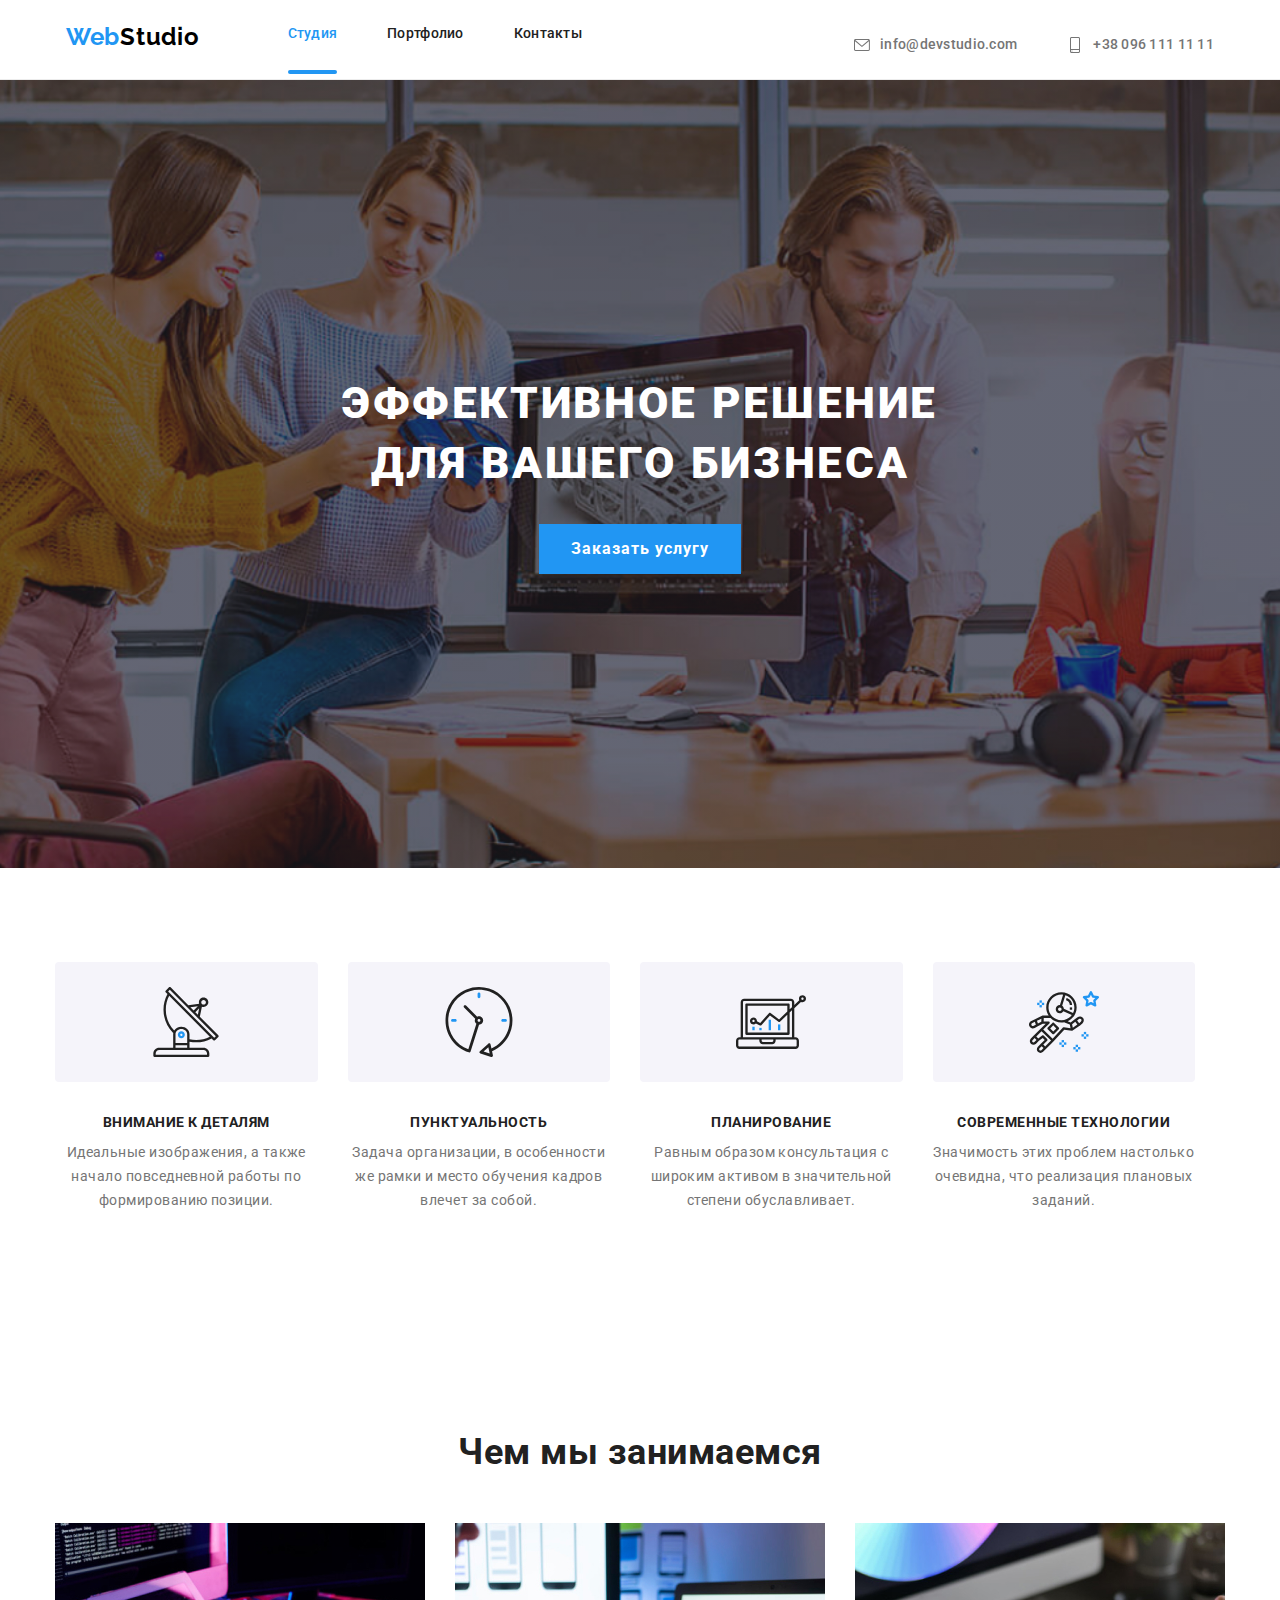
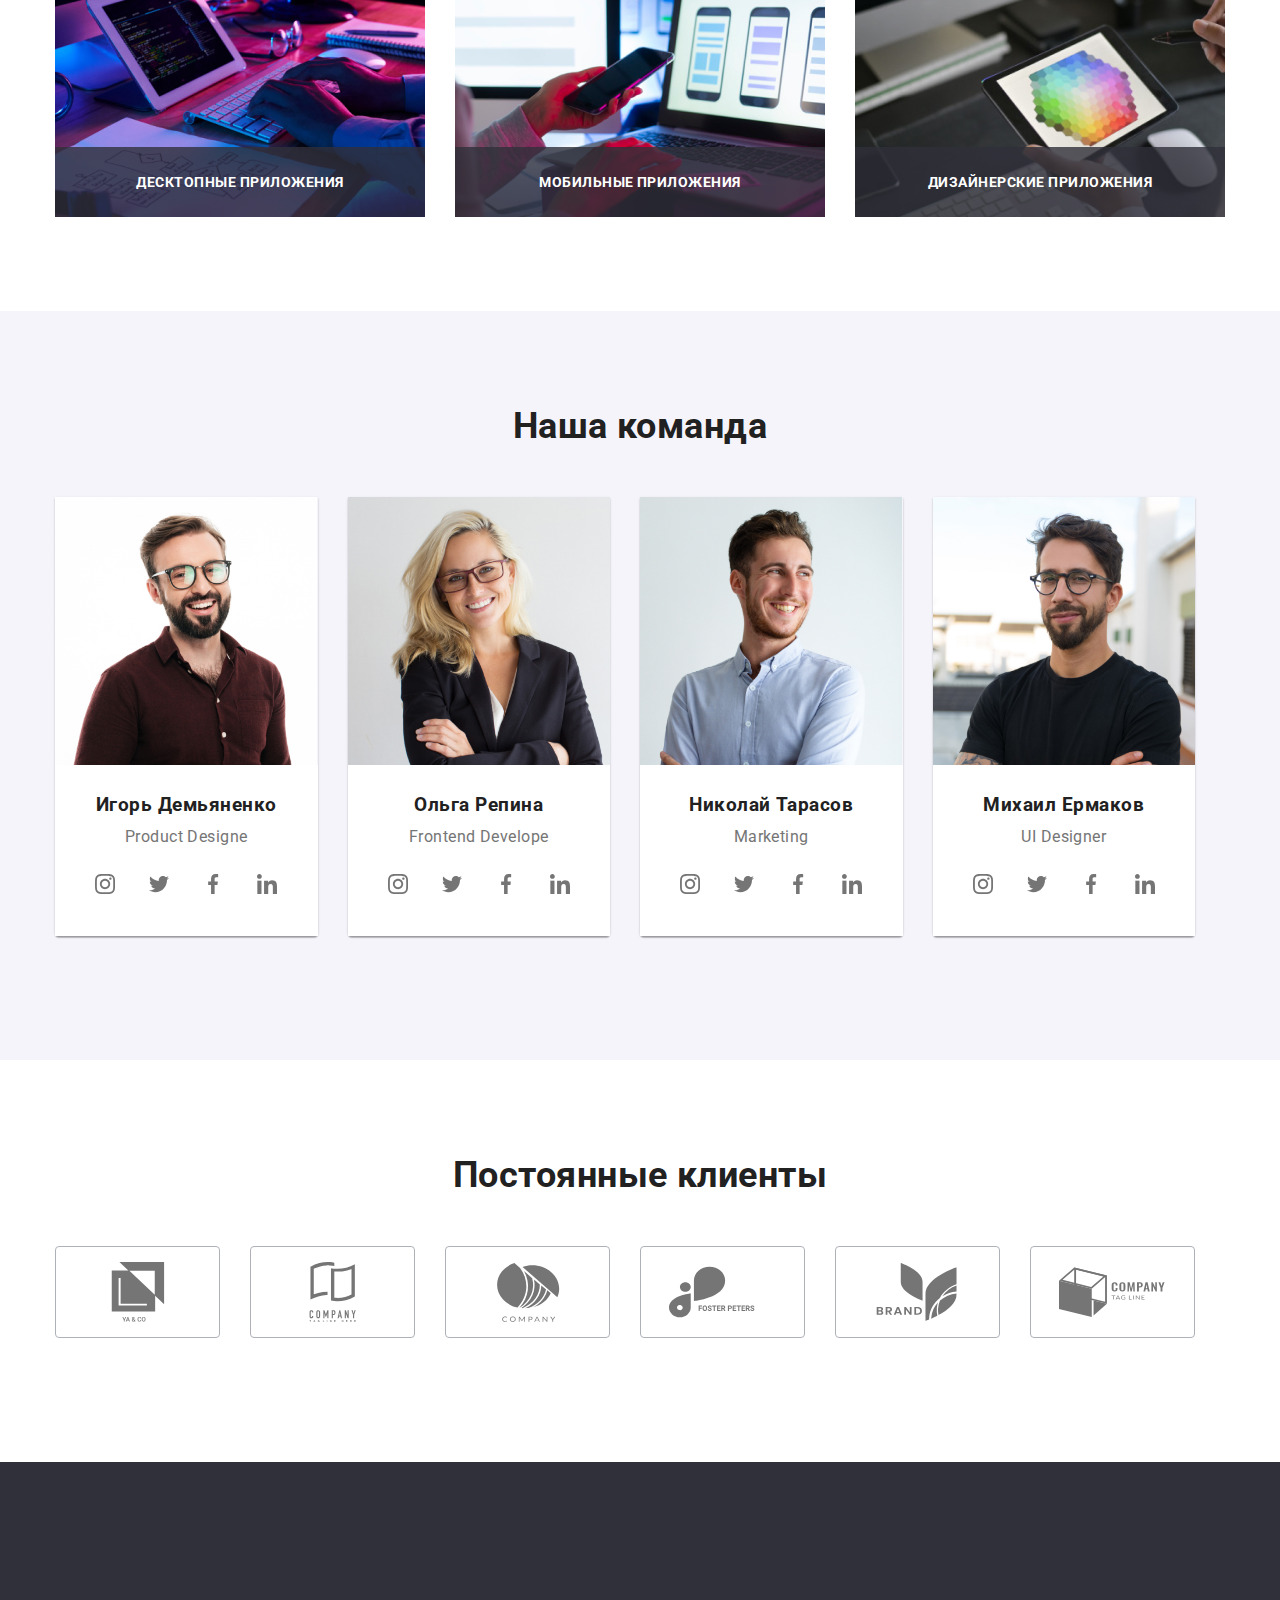
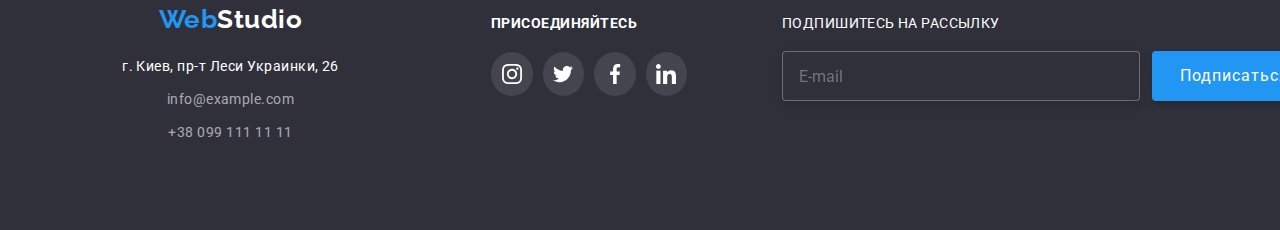
<file: index.html>
<!DOCTYPE html>
<html lang="en">

<head>
    <meta charset="UTF-8">
    <meta http-equiv="X-UA-Compatible" content="IE=edge">
    <meta name="viewport" content="width=device-width, initial-scale=1.0">
    <title>Студия</title>
    <!-- Нормализатор -->
    <link rel="stylesheet"
        href="https://cdnjs.cloudflare.com/ajax/libs/modern-normalize/1.0.0/modern-normalize.min.css">
    <!-- Шрифт  -->
    <link rel="preconnect" href="https://fonts.gstatic.com">
    <link
        href="https://fonts.googleapis.com/css2?family=Raleway:wght@700&family=Roboto:wght@400;500;700;900&display=swap"
        rel="stylesheet">
    <!-- Мои стили -->
    <!-- <link rel="stylesheet" href="./css/style.css"> -->
    <link rel="stylesheet" href="./css/main.min.css">
</head>

<body>    
    <!-- Заполняем header -->
     <header class="header">
        <div class="container header__container">
            <!-- Верхняя линия -->
            <!-- nav - навигация на другие страницы -->
               <nav class="header__nav">
                <a class="header__logo-link link" href="">Web<span style="color: #000000;">Studio</span>
                </a>

                <ul class="menu list">

                    <li class="menu__nav">
                        <a class="menu__header-link link current" href="">Студия</a>
                    </li>

                    <li class="menu__nav">
                        <a class="menu__header-link link menu__color-link" href="./portfolio.html">Портфолио</a>
                    </li>

                    <li class="menu__nav">
                        <a class="menu__header-link link menu__color-link" href="">Контакты</a>
                    </li>
                </ul>
            </nav> 

             <button type="button" class="header__mobile-menu-btn" data-menu-button>
                <svg class="header__mobile-menu-icon">
                    <use href="./images/icons.svg#icon-menu_header"></use>
                </svg>
            </button>


             <ul class="contact list"> 

                <li class="contact__menu">
                    <a class="contact__mail-link link" href="mailto:info@devstudio.com">
                        <svg class="contact__social-list-icon">
                            <use href="./images/icons.svg#icon-email"></use>
                        </svg>
                        info@devstudio.com

                    </a>
                </li>

                <li class="contact__menu">
                    <a class="contact__tel-link link" href="tel:+380961111111">
                        <svg class="contact__social-list-icon">
                            <use href="./images/icons.svg#icon-smartphone"></use>
                        </svg>
                        +38 096 111 11 11
                    </a>
                </li>
            </ul> 

             <div class="mobile-menu" data-menu>
                <div class="container mobile-menu__container">

                    <button class="mobile-menu__close-btn" data-menu-close>
                        <svg class="header__mobile-menu-icon">
                            <use href="./images/icons.svg#icon-close-black-18dp-2-1"></use>
                        </svg>
                    </button>
                    
                    <ul class="mobile-menu__nav list">
                        <li class="mobile-menu__item">
                            <a class="mobile-menu__link link current" href="./index.html">Студия</a>
                        </li>
                        <li class="mobile-menu__item">
                            <a class="mobile-menu__link link mobile-menu__color-menu" href="./portfolio.html">Портфолио</a>
                        </li>
                        <li class="mobile-menu__item">
                            <a class="mobile-menu__link link mobile-menu__color-menu" href="">Контакты</a>
                        </li>
                    </ul>

                     <ul class="mobile-menu__contacts list"> 
                        <li class="mobile-menu__tel-item">
                            <a class="mobile-menu__contacts-link link mobile-menu__color-activ-link" href="tel:+380961111111">+38 096 111 11 11</a>
                        </li>
                        <li class="mobile-menu__contacts-item">
                            <a class="mobile-menu__contacts-link link mobile-menu__color-email" href="mailto:info@devstudio.com">info@devstudio.com</a>
                        </li>
                    </ul>

                    <ul class="mobile-menu__social list">
                        <li class="mobile-menu__social-item">
                            <a class="mobile-menu__social-link link mobile-menu__color-activ-link" href="https://www.instagram.com/" target="_blank" rel="noreferrer noopener">Instagram</a>
                        </li>
                        <li class="mobile-menu__social-item">
                            <a class="mobile-menu__social-link link mobile-menu__color-activ-link" href="https://twitter.com/" target="_blank" rel="noreferrer noopener">Twitter</a>
                        </li>
                        <li class="mobile-menu__social-item">
                            <a class="mobile-menu__social-link link mobile-menu__color-activ-link" href="https://www.facebook.com/" target="_blank" rel="noreferrer noopener">Facebook</a>
                        </li>
                        <li class="mobile-menu__social-item">
                            <a class="mobile-menu__social-link link mobile-menu__color-activ-link" href="https://www.linkedin.com/feed/" target="_blank" rel="noreferrer noopener">LinkedIn</a>
                        </li>
                    </ul>
            
                </div>
            </div>
        </div>

        

    </header>

    <!-- Заполняем main-->
    <main>

        <!-- Шапка -->
        <!-- section hero-section -->
           <section class=" hero "> 
            <div class="container">
                <h1 class="hero__name">
                    Эффективное решение 
                    для вашего бизнеса
                </h1>

                <button class="hero__modal-btn" type="button" data-modal-open>
                    Заказать услугу
                </button>
            </div>


        </section>

        <!-- Особенности -->
          <section class="section">
            <div class="container">


                <ul class="list-section-work list">
                    <li class="list-features">

                        <div class="section-icon-features">
                            <svg class="icon-parametr">
                                <use href="./images/icons.svg#icon-antenna"></use>
                            </svg>
                        </div>

                        <h3 class="heading-stction-features heading">
                            Внимание к деталям
                        </h3>
                        <p class="style-under-heading under-heading">
                            Идеальные изображения, а также начало повседневной работы по формированию позиции.
                        </p>
                    </li>

                    <li class="list-features">
                        <div class="section-icon-features">
                            <svg class="icon-parametr">
                                <use href="./images/icons.svg#icon-clock"></use>
                            </svg>
                        </div>

                        <h3 class="heading-stction-features heading">
                            Пунктуальность
                        </h3>
                        <p class="style-under-heading under-heading">
                            Задача организации, в особенности же рамки и место обучения кадров влечет за собой.
                        </p>
                    </li>

                    <li class="list-features">

                        <div class="section-icon-features">
                            <svg class="icon-parametr">
                                <use href="./images/icons.svg#icon-diagram"></use>
                            </svg>
                        </div>

                        <h3 class="heading-stction-features heading">
                            Планирование
                        </h3>
                        <p class="style-under-heading under-heading">
                            Равным образом консультация с широким активом в значительной степени обуславливает.
                        </p>
                    </li>

                    <li class="list-features">

                        <div class="section-icon-features">
                            <svg class="icon-parametr">
                                <use href="./images/icons.svg#icon-astronaut"></use>
                            </svg>
                        </div>
                        <h3 class="heading-stction-features heading">
                            Современные технологии
                        </h3>
                        <p class="style-under-heading under-heading">
                            Значимость этих проблем настолько очевидна, что реализация плановых заданий.
                        </p>
                    </li>
                </ul>
            </div>

        </section>

        <!-- Чем мы занимаемся -->
           <section class="section"> 
            <div class="container">
                <h2 class="style-main-heading heading heading_cections_work">Чем мы занимаемся</h2>
                <ul class="list-img list">
                    <li class="list-container-img">
                        
                            <div class="team-list-img-wraper">
                                <img src="./images/index/comp.jpg" alt="comp" width="370" height="294">
                                <h3 class="overlay-card-annexes">
                                ДЕСКТОПНЫЕ ПРИЛОЖЕНИЯ
                                </h3>
                            </div>
                        
                    </li>

                    <li class="list-container-img">
                        
                            <div class="team-list-img-wraper">
                                <img src="./images/index/phone.jpg" alt="phone" width="370" height="294">
                                <h3 class="overlay-card-annexes">
                                    МОБИЛЬНЫЕ ПРИЛОЖЕНИЯ
                                </h3>
                            </div>
                        
                        
                    </li>

                    <li class="list-container-img">
                       
                            <div class="team-list-img-wraper">
                                <img src="./images/index/apple.jpg" alt="apple" width="370" height="294">
                                <h3 class="overlay-card-annexes">
                                    ДИЗАЙНЕРСКИЕ ПРИЛОЖЕНИЯ
                                </h3>
                            </div>
                        
                        
                    </li>
                </ul>
            </div>

        </section>

        <!-- Наша команда -->
         <section class="section section-our-team">

            <div class="container">
                <h2 class="style-main-heading heading">Наша команда</h2>
                <ul class="card-set list">

                    <li class="our-team">
                       <picture>
                        <source srcset="./images/mobile/studia/igor_mobile_@1x.jpg,
                        ./images/mobile/studia/igor_mobile_@2x.jpg"
                        media="(min-width:320px)">

                        <source srcset="./images/tablet/studia/igor_tablet_@1x.jpg,
                        ./images/tablet/studia/igor_tablet_@2x.jpg"
                        media="(min-width:768px)">

                        <source srcset="./images/desktop/studia/igor_desktop_@1x.jpg, 
                        ./images/desktop/studia/igor_desktop_@2.jpg" 
                        media="(min-width:1024px)">
                        <img class="img" src="#" alt="Игорь Демьяненко">
                       </picture>
                               
                        
                        <div class="team-card">
                            <h3 class="heading heading-name">Игорь Демьяненко</h3>
                            <p class="sect-text style-section-team under-heading">Product Designe</p>
                            <ul class="list-icon-soc-network icon-soc list">
                            
                                <li class="list-icon-item">
                                    <a class="link-icon-soc-work " href="">
                                        <svg class="icon-social-network">
                                            <use href="./images/icons.svg#icon-instagram"></use>
                                        </svg>
                                    </a>
                            
                                </li>
                            
                                <li class="list-icon-item">
                                    <a class="link-icon-soc-work" href="">
                                        <svg class="icon-social-network">
                                            <use href="./images/icons.svg#icon-twitter"></use>
                                        </svg>
                                    </a>
                            
                                </li>
                            
                                <li class="list-icon-item">
                                    <a class="link-icon-soc-work" href="">
                                        <svg class="icon-social-network">
                                            <use href="./images/icons.svg#icon-facebook"></use>
                                        </svg>
                                    </a>
                            
                                </li>
                            
                                <li class="list-icon-item">
                                    <a class="link-icon-soc-work" href="">
                                        <svg class="icon-social-network">
                                            <use href="./images/icons.svg#icon-linkedin"></use>
                                        </svg>
                                    </a>
                            
                                </li>
                            
                            </ul>
                        </div>

                    </li>

                    <li class="our-team">
                       <picture>
                        <source srcset="./images/mobile/studia/olga_mobile_@1x.jpg,
                        ./images/mobile/studia/olga_mobile_@2x.jpg"
                        media="(min-width:320px)">
                        <source srcset="./images/tablet/studia/olga_tablet_@1x.jpg,
                        ./images/tablet/studia/olga_tablet_@2x.jpg"
                        media="(min-width:768px)">
                        <source srcset="./images/desktop/studia/olga_desktop_@1x.jpg,
                        ./images/desktop/studia/olga_desktop_@2x.jpg"
                        media="(min-width:1024px)">
                        <img class="img" src="#" alt="Ольга Репина">
                       </picture>
                                                     
                       
                        <div class="team-card">
                            <h3 class="heading-name heading">Ольга Репина</h3>
                            <p class="sect-text style-section-team under-heading">Frontend Develope</p>
                            <ul class="list-icon-soc-network icon-soc list">
                            
                                <li class="list-icon-item">
                                    <a class="link-icon-soc-work" href="">
                                        <svg class="icon-social-network">
                                            <use href="./images/icons.svg#icon-instagram"></use>
                                        </svg>
                                    </a>
                            
                                </li>
                            
                                <li class="list-icon-item">
                                    <a class="link-icon-soc-work" href="">
                                        <svg class="icon-social-network">
                                            <use href="./images/icons.svg#icon-twitter"></use>
                                        </svg>
                                    </a>
                            
                                </li>
                            
                                <li class="list-icon-item">
                                    <a class="link-icon-soc-work" href="">
                                        <svg class="icon-social-network">
                                            <use href="./images/icons.svg#icon-facebook"></use>
                                        </svg>
                                    </a>
                            
                                </li>
                            
                                <li class="list-icon-item">
                                    <a class="link-icon-soc-work" href="">
                                        <svg class="icon-social-network">
                                            <use href="./images/icons.svg#icon-linkedin"></use>
                                        </svg>
                                    </a>
                            
                                </li>
                            
                            </ul>
                        </div>

                       
                    </li>

                    <li class="our-team">
                                <picture>
                                    <source srcset="./images/mobile/studia/nikolay_mobile_@1x.jpg,
                                    ./images/mobile/studia/nikolay_mobile_@2x.jpg"
                                    media="(min-width:320px)">

                                    <source srcset="./images/tablet/studia/nikolay_tablet_@1x.jpg,
                                    ./images/tablet/studia/nikolay_tablet_@2x.jpg" 
                                     media="(min-width:768px)">

                                    <source srcset="./images/desktop/studia/nikolay_desktop_@1x.jpg,
                                    ./images/desktop/studia/nikolay_desktop_@2x.jpg" 
                                     media="(min-width:1024px)">
                                    <img class="img" src="#" alt="Николай Тарасов">
                                </picture>
                        <div class="team-card">
                            <h3 class="heading-name heading">Николай Тарасов</h3>
                            <p class="sect-text style-section-team under-heading">Marketing</p>
                            <ul class="list-icon-soc-network icon-soc list">
                            
                                <li class="list-icon-item">
                                    <a class="link-icon-soc-work" href="">
                                        <svg class="icon-social-network">
                                            <use href="./images/icons.svg#icon-instagram"></use>
                                        </svg>
                                    </a>
                            
                                </li>
                            
                                <li class="list-icon-item">
                                    <a class="link-icon-soc-work" href="">
                                        <svg class="icon-social-network">
                                            <use href="./images/icons.svg#icon-twitter"></use>
                                        </svg>
                                    </a>
                            
                                </li>
                            
                                <li class="list-icon-item">
                                    <a class="link-icon-soc-work" href="">
                                        <svg class="icon-social-network">
                                            <use href="./images/icons.svg#icon-facebook"></use>
                                        </svg>
                                    </a>
                            
                                </li>
                            
                                <li class="list-icon-item">
                                    <a class="link-icon-soc-work" href="">
                                        <svg class="icon-social-network">
                                            <use href="./images/icons.svg#icon-linkedin"></use>
                                        </svg>
                                    </a>
                            
                                </li>
                            
                            </ul>
                        </div>

                       
                    </li>

                    <li class="our-team">
                                <picture>
                                    <source srcset="./images/mobile/studia/mihail_mobile_@1x.jpg,
                                    ./images/mobile/studia/mihail_mobile_@2x.jpg"
                                     media="(min-width:320px)">
                                
                                    <source srcset="./images/tablet/studia/mihail_tablet_@1x.jpg,
                                    ./images/tablet/studia/mihail_tablet_@2x.jpg"
                                     media="(min-width:768px)">
                                
                                    <source srcset="./images/desktop/studia/mihail_desktop_@1x.jpg,
                                    ./images/desktop/studia/mihail_desktop_@2x.jpg" 
                                    media="(min-width:1024px)">
                                    <img class="img" src="#" alt="Михаил Ермаков">
                                </picture>
                        <div class="team-card">
                            <h3 class="heading-name heading">Михаил Ермаков</h3>
                            <p class="sect-text style-section-team under-heading">UI Designer</p>
                            <ul class="list-icon-soc-network icon-soc list">
                            
                                <li class="list-icon-item">
                                    <a class="link-icon-soc-work" href="">
                                        <svg class="icon-social-network">
                                            <use href="./images/icons.svg#icon-instagram"></use>
                                        </svg>
                                    </a>
                            
                                </li>
                            
                                <li class="list-icon-item">
                                    <a class="link-icon-soc-work" href="">
                                        <svg class="icon-social-network">
                                            <use href="./images/icons.svg#icon-twitter"></use>
                                        </svg>
                                    </a>
                            
                                </li>
                            
                                <li class="list-icon-item">
                                    <a class="link-icon-soc-work" href="">
                                        <svg class="icon-social-network">
                                            <use href="./images/icons.svg#icon-facebook"></use>
                                        </svg>
                                    </a>
                            
                                </li>
                            
                                <li class="list-icon-item">
                                    <a class="link-icon-soc-work" href="">
                                        <svg class="icon-social-network">
                                            <use href="./images/icons.svg#icon-linkedin"></use>
                                        </svg>
                                    </a>
                            
                                </li>
                            
                            </ul>
                        </div>

                       

                    </li>

                </ul>
            </div>

        </section>

        <!-- Постоянные клиенты -->
          <section class="section"> 
             <div class="container"> 

                  <!-- cection-regular-customers -->
                <h2 class="heading style-main-heading">Постоянные клиенты</h2>

                 <ul class="list-labe-company list">

                    <li class="company-label">

                        <a class="labe-company" href="">

                            <svg class="icon-client">
                                <use href="./images/icons.svg#icon-group"></use>
                            </svg>
                        </a>
                    </li>

                    <li class="company-label">
                        <a class="labe-company" href="">
                            <svg class="icon-client">
                                <use href="./images/icons.svg#icon-twoo"></use>
                            </svg>
                        </a>
                    </li>

                    <li class="company-label">
                        <a class="labe-company" href="">
                            <svg class="icon-client">
                                <use href="./images/icons.svg#icon-thee"></use>
                            </svg>
                        </a>
                    </li>

                    <li class="company-label">
                        <a class="labe-company" href="">
                            <svg class="icon-client">
                                <use href="./images/icons.svg#icon-foster"></use>
                            </svg>
                        </a>
                    </li>

                    <li class="company-label">
                        <a class="labe-company" href="">
                            <svg class="icon-client">
                                <use href="./images/icons.svg#icon-brand"></use>
                            </svg>
                        </a>
                    </li>

                    <li class="company-label">
                        <a class="labe-company" href="">
                            <svg class="icon-client">
                                <use href="./images/icons.svg#icon-tagline"></use>
                            </svg>
                        </a>
                    </li>
                </ul>
            </div>
        </section>  
    </main>

    <!-- footer -->
    <footer class="site-footer">
        <div class="container div-footer">

            <!-- Адресс и логотип -->
              <div class="footer__logo-adress">
                <a class="footer-logo link" href="./index.html" lang="en">Web<span class="logo-color">Studio</span>
                </a>

                <address class="footer-adres">

                    <ul class="footer-contact list">

                        <li class="footer-contact-item">
                            <a class="footer-link link" href="https://goo.gl/maps/GLm2jWPZ9G5UtM699" target="_blank"
                                rel="noreferrer noot">
                                г. Киев, пр-т Леси Украинки, 26
                            </a>
                        </li>

                        <li class="footer-contact-item">
                            <a class="footer-info link" href="mailto:info@example.com">
                                info@example.com
                            </a>
                        </li>

                        <li class="footer-contact-item">
                            <a class="footer-info link" href="tel:+380991111111">
                                +38 099 111 11 11
                            </a>
                        </li>
                    </ul>
                </address>
            </div> 

            <!-- Соц ссылки -->
             <div class="div">
                <h3 class="footer-h">ПРИСОЕДИНЯЙТЕСЬ</h3>
                <ul class="footer-icon-soc-network soc-network list ">
                    <li class="lict-icon-item">
                        <a class="link-icon-footer" href="">
                            <svg class="icon-social-network icon-footer-network">
                                <use href="./images/icons.svg#icon-instagram"></use>
                            </svg>
                        </a>
                    </li>

                    <li class="lict-icon-item">
                        <a class="link-icon-footer" href="">
                            <svg class="icon-social-network icon-footer-network">
                                <use href="./images/icons.svg#icon-twitter"></use>
                            </svg>
                        </a>
                    </li>

                    <li class="lict-icon-item">
                        <a class="link-icon-footer" href="">
                            <svg class="icon-social-network icon-footer-network">
                                <use href="./images/icons.svg#icon-facebook"></use>
                            </svg>
                        </a>
                    </li>

                    <li class="lict-icon-item">
                        <a class="link-icon-footer" href="">
                            <svg class="icon-social-network icon-footer-network">
                                <use href="./images/icons.svg#icon-linkedin"></use>
                            </svg>
                        </a>
                    </li>
                </ul>
            </div> 

            <!-- Форма "Подписка на рассылку" -->
             <form class="form-email-poziriya">
                <p class="footer-form-heading">ПОДПИШИТЕСЬ НА РАССЫЛКУ</p>

                <div class="div-input-btn">
                    <input type="email" class="footer-input" placeholder="E-mail">
                    
                    <button class="footer-form-btn " type="submit">
                    
                        <span class="footer-span-btn">Подписаться</span>
                        <svg class="form-icon">
                            <use href="./images/icons.svg#icon-telegram"></use>
                        </svg>
                </div>
                
                </button>
           </form>

            </div>
      </footer>

      <!-- "Модальное окно" -->
    <div class="backdrop is-hidden" data-modal>
        <div class="modal">
            <button class="modal-close-dtn" type="button" data-modal-close>
                <svg class="icon-close">
                    <use href="./images/icons.svg#icon-close-black-18dp-2-1"></use>
                </svg>
            </button>

            <!-- "Форма "Заказать услугу" -->
            <form class="modal-form">
                <p class="modal-form-head">Оставьте свои данные, мы вам перезвоним</p>
            
                <label class="modal-form-name">
                    Имя
                    <span class="modal-form-input-wrapper">
                        <input type="name" name="user-name" class="modal-form-input" minlength="2" required placeholder="Iryna">
                        <svg class="modal-form-icon">
                            <use href="./images/icons.svg#icon-person-black"></use>
                        </svg>
                    </span>
                </label>
            
                <label class="modal-form-tel">
                    Телефон
                    <span class="modal-form-input-wrapper">
                        <input type="tel" name="user-phone" class="modal-form-input" required pattern="[0-9]{3}-[0-9]{3}-[0-9]{2}-[0-9]{2}" title="098-234-00-00" placeholder="098-987-99-00">
                        <svg class="modal-form-icon">
                            <use href="./images/icons.svg#icon-phone-black"></use>
                        </svg>
                    </span>
                    
                </label>
            
                <label class="modal-form-email">
                    Почта
                    <span class="modal-form-input-wrapper">
                        <input type="email" name="user-email" class="modal-form-input" required placeholder="Oleg.dub@amail.com">
                        <svg class="modal-form-icon">
                            <use href="./images/icons.svg#icon-email-black"></use>
                        </svg>
                    </span>
                    
                </label >

                <label class="modal-form-messager">
                    Комментарий
                    <textarea name="user-messager" class="modal-text-messegar" placeholder="Enter text"></textarea>
                </label>

                <label for="checkbpx-policy" class="modal-form-checkbox-policy">
                    <input type="checkbox" name="user-policy" class="form-modal-checkbox" id="checkbpx-policy" required>
                    
                    <span class="icon-checkbox" checked></span>
                    Сoглашаюсь с рассылкой и принимаю &nbsp; <a class="modal-form-policy-link" href="">Условия договора</a>
                </label>

                <button type="submit" class="modal-form-btn">Отправить</button>
            </form>
        </div>
        
    </div>

    <script src="./js/mobile-menu.js"></script>
    <script src="./js/modal.js"></script>
</body>

</html>
</file>
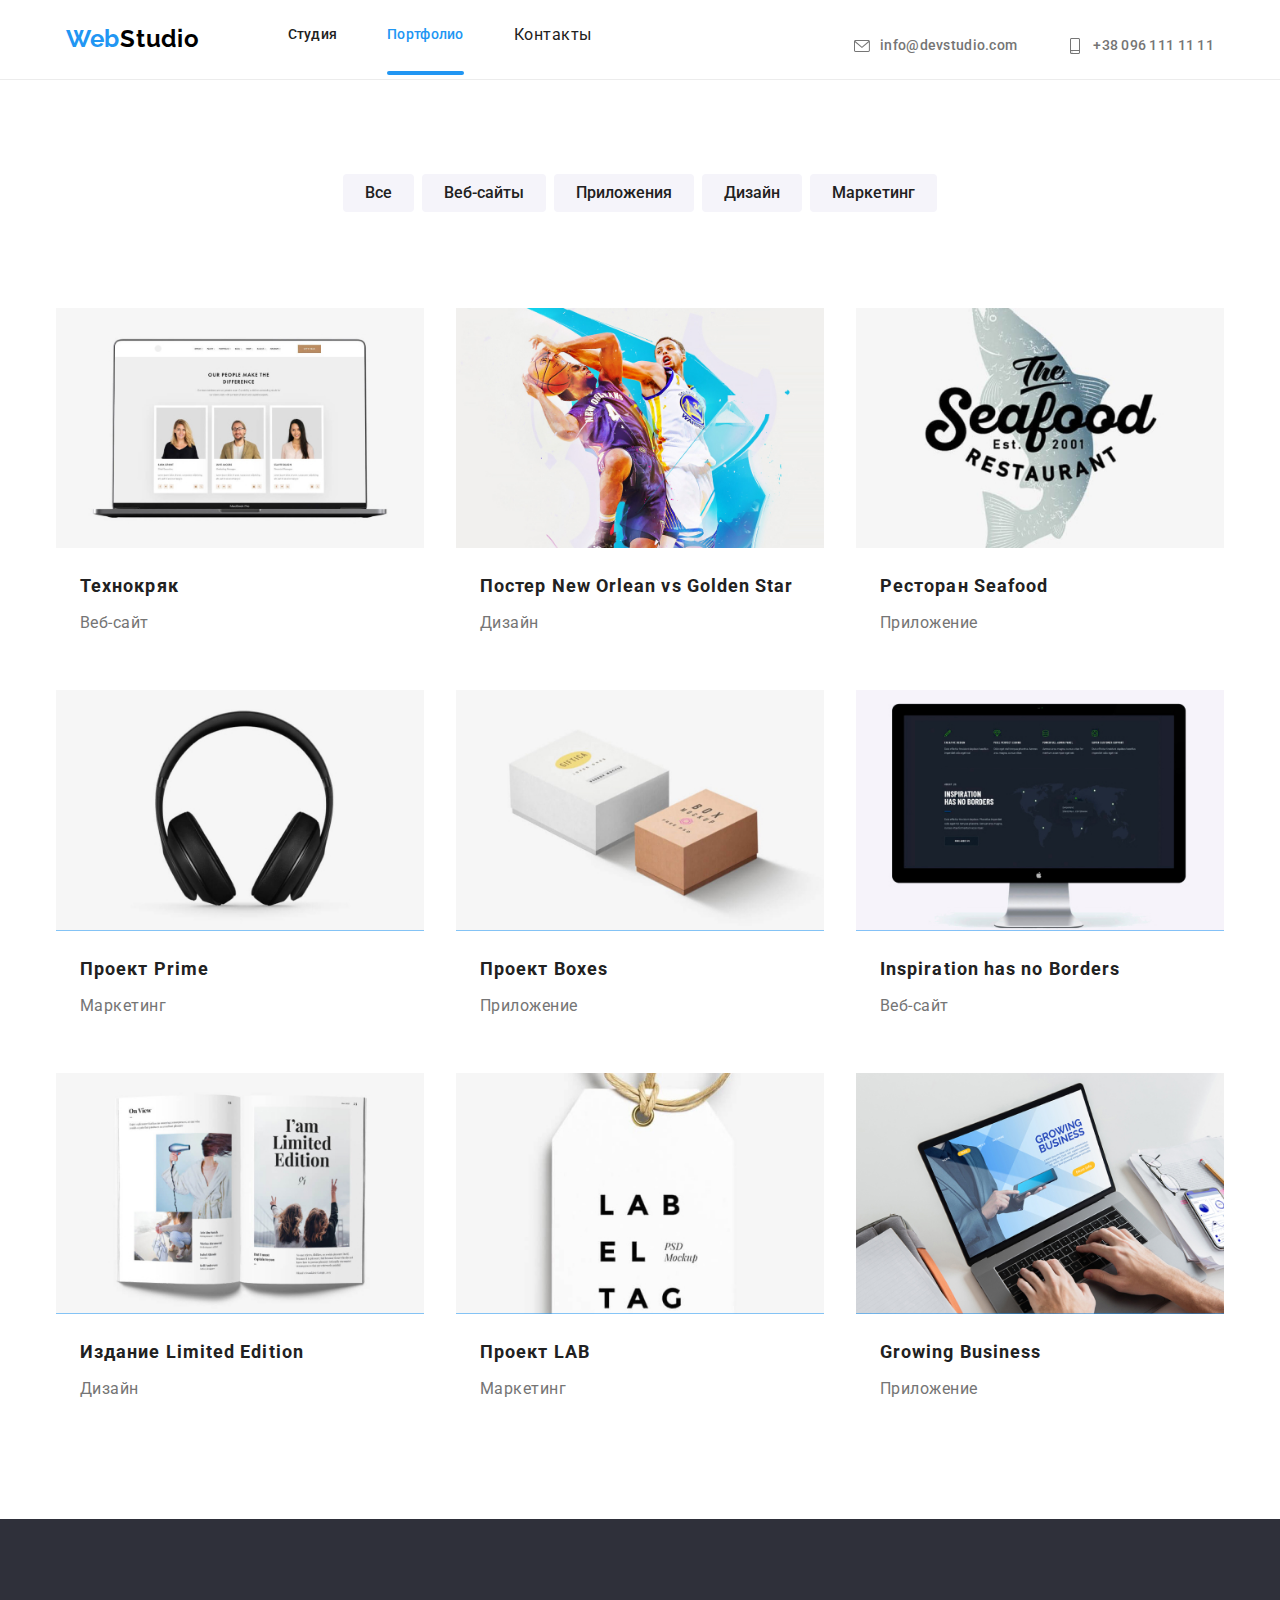
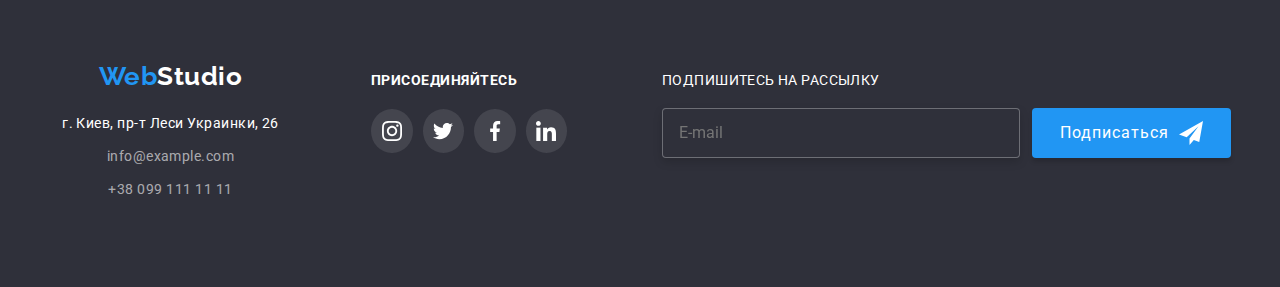
<file: portfolio.html>
<!DOCTYPE html>
<html lang="en">

<head>
    <meta charset="UTF-8">
    <meta http-equiv="X-UA-Compatible" content="IE=edge">
    <meta name="viewport" content="width=device-width, initial-scale=1.0">
    <title>Portfolio</title>
    <!-- Нормализатор -->
    <link rel="stylesheet"
        href="https://cdnjs.cloudflare.com/ajax/libs/modern-normalize/1.0.0/modern-normalize.min.css">
    <!-- Шрифт  -->
    <link rel="preconnect" href="https://fonts.gstatic.com">
    <link
        href="https://fonts.googleapis.com/css2?family=Raleway:wght@700&family=Roboto:wght@400;500;700;900&display=swap"
        rel="stylesheet">
    <!-- Мои стили -->
    <link rel="stylesheet" href="./css/main.min.css">
</head>

<body>
 <!-- Заполняем header -->
 <header class="header">
    <div class="container header__container">
        <!-- Верхняя линия -->
        <!-- nav - навигация на другие страницы -->
        <nav class="header__nav">
            <a class="header__logo-link link" href="">Web<span style="color: #000000;">Studio</span>
            </a>

            <ul class="menu list">

                <li class="menu__nav">
                    <a class="menu__header-link link menu__color-link" href="./index.html">Студия</a>
                </li>

                <li class="menu__nav">
                    <a class="menu__header-link link  current" href="">Портфолио</a>
                </li>

                <li class="nav-menu">
                    <a class="menu__header-link link menu__color-link" href="">Контакты</a>
                </li>
            </ul>

        </nav>
        <button type="button" class="header__mobile-menu-btn" data-menu-button>
            <svg class="header__mobile-menu-icon">
                <use href="./images/icons.svg#icon-menu_header"></use>
            </svg>
        </button>


        <ul class="contact list">

            <li class="contact__menu">
                <a class="contact__mail-link link" href="mailto:info@devstudio.com">
                    <svg class="contact__social-list-icon">
                        <use href="./images/icons.svg#icon-email"></use>
                    </svg>
                    info@devstudio.com

                </a>
            </li>

            <li class="contact__menu">
                <a class="contact__tel-link link" href="tel:+380961111111">
                    <svg class="contact__social-list-icon">
                        <use href="./images/icons.svg#icon-smartphone"></use>
                    </svg>
                    +38 096 111 11 11
                </a>
            </li>
        </ul>

        <div class="mobile-menu" data-menu>
            <div class="container mobile-menu__container">
        
                <button class="mobile-menu__close-btn" data-menu-close>
                    <svg class="header__mobile-menu-icon">
                        <use href="./images/icons.svg#icon-close-black-18dp-2-1"></use>
                    </svg>
                </button>
        
                <ul class="mobile-menu__nav list">
                    <li class="mobile-menu__item">
                        <a class="mobile-menu__link link current" href="./index.html">Студия</a>
                    </li>
                    <li class="mobile-menu__item">
                        <a class="mobile-menu__link link mobile-menu__color-menu" href="./portfolio.html">Портфолио</a>
                    </li>
                    <li class="mobile-menu__item">
                        <a class="mobile-menu__link link mobile-menu__color-menu" href="">Контакты</a>
                    </li>
                </ul>
        
                <ul class="mobile-menu__contacts list">
                    <li class="mobile-menu__tel-item">
                        <a class="mobile-menu__contacts-link link mobile-menu__color-activ-link" href="tel:+380961111111">+38
                            096 111 11 11</a>
                    </li>
                    <li class="mobile-menu__contacts-item">
                        <a class="mobile-menu__contacts-link link mobile-menu__color-email"
                            href="mailto:info@devstudio.com">info@devstudio.com</a>
                    </li>
                </ul>
        
                <ul class="mobile-menu__social list">
                    <li class="mobile-menu__social-item">
                        <a class="mobile-menu__social-link link mobile-menu__color-activ-link" href="https://www.instagram.com/"
                            target="_blank" rel="noreferrer noopener">Instagram</a>
                    </li>
                    <li class="mobile-menu__social-item">
                        <a class="mobile-menu__social-link link mobile-menu__color-activ-link" href="https://twitter.com/"
                            target="_blank" rel="noreferrer noopener">Twitter</a>
                    </li>
                    <li class="mobile-menu__social-item">
                        <a class="mobile-menu__social-link link mobile-menu__color-activ-link" href="https://www.facebook.com/"
                            target="_blank" rel="noreferrer noopener">Facebook</a>
                    </li>
                    <li class="mobile-menu__social-item">
                        <a class="mobile-menu__social-link link mobile-menu__color-activ-link"
                            href="https://www.linkedin.com/feed/" target="_blank" rel="noreferrer noopener">LinkedIn</a>
                    </li>
                </ul>
        
            </div>
    </div>

</header>

    <!-- MAIN -->
    <main>
        <!-- SECTION BUTON -->
        <section class="section">
        <div class="container">
    <ul class="list list-btn">
    <li class="item-btn">
        <button class="filter-btn" type="button">Все</button>
    </li>

    <li class="item-btn">
        <button class="filter-btn" type="button">Веб-сайты</button>
    </li>

    <li class="item-btn">
        <button class="filter-btn" type="button">Приложения</button>
    </li>

    <li class="item-btn">
        <button class="filter-btn" type="button">Дизайн</button>
    </li>

    <li class="item-btn">
        <button class="filter-btn" type="button">Маркетинг</button>
    </li>
    </ul>

<!-- LIST IMAGES -->
    <ul class="list img-card">
    <li class="item-card">
 
        <a class="team-list-link-item link" href="">
            <div class="team-list-img-wraper">
                <picture>
                    <source srcset="./images/mobile/portfolio/img_mobile_@1x.jpg,
                    ./images/mobile/portfolio/img_mobile_@2x.jpg" 
                    media="(min-width:320px)">
                
                    <source srcset="./images/mobile/portfolio/img_tablet_@1x.jpg,
                    ./images/mobile/portfolio/img_tablet_@2x.jpg"
                     media="(min-width:768px)">
                
                    <source srcset="./images/desktop/portfolio/img_desctop_@1x.jpg,
                    ./images/desktop/portfolio/img_desctop_@2x.jpg" 
                    media="(min-width:1024px)">
                    <img class="img" src="#" alt="webSite">
                </picture>
                <!-- <img src="./images/portfolio/webSite.jpg" alt="webSite" width="370" height="294px"> -->
                <p class="overlay">
                    Технокряк это современная площадка распространения коронавируса. Компании используют эту платформу для цифрового
                    шпионажа и атак на защищённые сервера конкурентов
                </p>
            </div>
        </a>

        <div class="card-content">
            <h3 class="heading-list-portfolio">
                Технокряк
            </h3>
            <p class="under-heading-portfilio">Веб-сайт</p>
        </div>
    </li>

    <li class="item-card">
        <a class="team-list-link-item link" href="">
            <div class="team-list-img-wraper">
                <picture>
                    <source srcset="images/mobile/portfolio/basketbool_mobile_@1x.jpg,
                    images/mobile/portfolio/basketbool_mobile_@2x.jpg" 
                    media="(min-width:320px)">
                
                    <source srcset="./images/tablet/portfolio/basketbool_tablet_@1x.jpg,
                    ./images/tablet/portfolio/basketbool_tablet_@2x.jpg" 
                    media="(min-width:768px)">
                
                    <source srcset="./images/desktop/portfolio/basketbool_desctop_@1x.jpg,
                    ./images/desktop/portfolio/basketbool_desctop_@2x.jpg" 
                    media="(min-width:1024px)">
                    <img class="img" src="#" alt="basketball">
                </picture>
                <!-- <img src="./images/portfolio/basketball.jpg" alt="basketball" width="370" height="294px"> -->
                <p class="overlay">
                    Технокряк это современная площадка распространения коронавируса. Компании используют эту платформу для цифрового
                    шпионажа и атак на защищённые сервера конкурентов
                </p>
            </div>
        </a>
        

        <div class="card-content">
            <h3 class="heading-list-portfolio">
                Постер New Orlean vs Golden Star
            </h3>
            <p class="under-heading-portfilio">Дизайн</p>
        </div>
    </li>

    <li class="item-card">
        <a class="team-list-link-item link" href="">
            <div class="team-list-img-wraper">
                <picture>
                    <source srcset="./images/mobile/portfolio/restoraunt_mobile_@1x.jpg,
                    ./images/mobile/portfolio/restoraunt_mobile_@2x.jpg" 
                    media="(min-width:320px)">
                
                    <source srcset="./images/tablet/portfolio/restaurant_tablet_@1x.jpg,
                    ./images/tablet/portfolio/restaurant_tablet_@2x.jpg" 
                    media="(min-width:768px)">
                
                    <source srcset="./images/desktop/portfolio/restaraunt_desctop_@1x.jpg,
                    ./images/desktop/portfolio/restaraunt_desctop_@2x.jpg" 
                    media="(min-width:1024px)">
                    <img class="img" src="#" alt="label">
                </picture>
                <!-- <img src="./images/portfolio/labell.jpg" alt="label" width="370" height="294px"> -->
                <p class="overlay">
                    Технокряк это современная площадка распространения коронавируса. Компании используют эту платформу для цифрового
                    шпионажа и атак на защищённые сервера конкурентов
                </p>
            </div>
        </a>
       
        <div class="card-content">
            <h3 class="heading-list-portfolio">
                Ресторан Seafood
            </h3>
            <p class="under-heading-portfilio">Приложение</p>
        </div>

    </li>

    <li class="item-card">
        <a class="team-list-link-item link" href="">
            <div class="team-list-img-wraper">
                <picture>
                    <source srcset="./images/mobile/portfolio/headphones_mobile_@1x.jpg,
                    ./images/mobile/portfolio/headphones_mobile_@2x.jpg"
                     media="(min-width:320px)">
                
                    <source srcset="./images/tablet/portfolio/headphones_tablet_@1x.jpg,
                    ./images/tablet/portfolio/headphones_tablet_@2x.jpg"
                     media="(min-width:768px)">
                
                    <source srcset="./images/desktop/portfolio/headphones_desctop_@1x.jpg,
                                    ./images/desktop/portfolio/headphones_desctop_@2x.jpg" media="(min-width:1024px)">
                    <img class="img" src="#" alt="headphones">
                </picture>
                <!-- <img src="./images/portfolio/headphones.jpg" alt="headphones" width="370" height="294px"> -->
                <p class="overlay">
                    Технокряк это современная площадка распространения коронавируса. Компании используют эту платформу для цифрового
                    шпионажа и атак на защищённые сервера конкурентов
                </p>
            </div>
        </a>       

        <div class="card-content">
            <h3 class="heading-list-portfolio">
                Проект Prime
            </h3>
            <p class="under-heading-portfilio">Маркетинг</p>
        </div>

    </li>

    <li class="item-card">
        <a class="team-list-link-item link"  href="">
            <div class="team-list-img-wraper">
                <picture>
                    <source srcset="./images/mobile/portfolio/cubyk_mobile_@1x.jpg,
                                    ./images/mobile/portfolio/cubyk_mobile_@2x.jpg" media="(min-width:320px)">
                
                    <source srcset="./images/tablet/portfolio/cubic_tablet_@1x.jpg,
                                    ./images/tablet/portfolio/cubic_tablet_@2x.jpg" media="(min-width:768px)">
                
                    <source srcset="./images/desktop/portfolio/cubic_desctop_@1x.jpg,
                                                    ./images/desktop/portfolio/cubic_desctop_@2x.jpg" media="(min-width:1024px)">
                    <img class="img" src="#" alt="boxes">
                </picture>
                <!-- <img src="./images/portfolio/boxes.jpg" alt="boxes" width="370" height="294px"> -->
                <p class="overlay">
                    Технокряк это современная площадка распространения коронавируса. Компании используют эту платформу для цифрового
                    шпионажа и атак на защищённые сервера конкурентов
                </p>
            </div>
        </a>
        
        <div class="card-content">
            <h3 class="heading-list-portfolio">
                Проект Boxes
            </h3>
            <p class="under-heading-portfilio">Приложение</p>
        </div>

    </li>

    <li class="item-card">
        <a  class="team-list-link-item link" href="">
            <div class="team-list-img-wraper">
                <picture>
                    <source srcset="./images/mobile/portfolio/monitor_mobile_@1x.jpg,
                    ./images/mobile/portfolio/monitor_mobile_@2x.jpg" 
                    media="(min-width:320px)">
                
                    <source srcset="./images/tablet/portfolio/monitor_table_@1x.jpg,
                    ./images/tablet/portfolio/monitor_table_@2x.jpg" 
                    media="(min-width:768px)">
                
                    <source srcset="./images/desktop/portfolio/monitor_desctop_@1x.jpg,
                     ./images/desktop/portfolio/monitor_desctop_@2x.jpg"
                        media="(min-width:1024px)">
                    <img class="img" src="#" alt="monitor">
                </picture>
                <!-- <img src="./images/portfolio/monitor.jpg" alt="monitor" width="370" height="294px"> -->
                <p class="overlay">
                    Технокряк это современная площадка распространения коронавируса. Компании используют эту платформу для цифрового
                    шпионажа и атак на защищённые сервера конкурентов
                </p>
            </div>
        </a>
        
        <div class="card-content">
            <h3 class="heading-list-portfolio">
                Inspiration has no Borders
            </h3>
            <p class="under-heading-portfilio">Веб-сайт</p>
        </div>

    </li>

    <li class="item-card">
        <a class="team-list-link-item link" href="">
            <div class="team-list-img-wraper">
                <picture>
                    <source srcset="./images/mobile/portfolio/magazine_mobile_@1x.jpg,
                                    ./images/mobile/portfolio/magazine_mobile_@2x.jpg" media="(min-width:320px)">
                
                    <source srcset="./images/tablet/portfolio/magazine_yablet_@1x.jpg,
                                    ./images/tablet/portfolio/magazine_yablet_@2x.jpg" media="(min-width:768px)">
                
                    <source srcset="./images/desktop/portfolio/magazine_desctop_@1x.jpg,
                                     ./images/desktop/portfolio/magazine_desctop_@2x.jpg" media="(min-width:1024px)">
                    <img class="img" src="#" alt="magazine">
                </picture>
                <!-- <img src="./images/portfolio/magazine.jpg" alt="magazine" width="370" height="294px"> -->
                <p class="overlay">
                    Технокряк это современная площадка распространения коронавируса. Компании используют эту платформу для цифрового
                    шпионажа и атак на защищённые сервера конкурентов
                </p>
            </div>
        </a>
        
        <div class="card-content">
            <h3 class="heading-list-portfolio">
                Издание Limited Edition
            </h3>
            <p class="under-heading-portfilio">Дизайн</p>
        </div>

    </li>

    <li class="item-card">
        <a class="team-list-link-item link" href="">
            <div class="team-list-img-wraper">
                <picture>
                    <source srcset="./images/mobile/portfolio/label_mobile_@1x.jpg,
                    ./images/mobile/portfolio/label_mobile_@2x.jpg" 
                    media="(min-width:320px)">
                
                    <source srcset="./images/tablet/portfolio/label_tablet_@1x.jpg,
                    ./images/tablet/portfolio/label_tablet_@2x.jpg" media="(min-width:768px)">
                
                    <source srcset="./images/desktop/portfolio/label_desctop_@1x.jpg,
                    ./images/desktop/portfolio/label_desctop_@2x.jpg" media="(min-width:1024px)">
                    <img class="img" src="#" alt="marketing_lab">
                </picture>
                <!-- <img src="./images/portfolio/label.jpg" alt="marketing_lab" width="370" height="294px"> -->
                <p class="overlay">
                    Технокряк это современная площадка распространения коронавируса. Компании используют эту платформу для цифрового
                    шпионажа и атак на защищённые сервера конкурентов
                </p>
            </div>
        </a>
        
        <div class="card-content">
            <h3 class="heading-list-portfolio">
                Проект LAB
            </h3>
            <p class="under-heading-portfilio">Маркетинг</p>
        </div>

    </li>

    <li class="item-card">
        <a class="team-list-link-item link" href="">
            <div class="team-list-img-wraper">
                <picture>
                    <source srcset="./images/mobile/portfolio/noutbook_mobile_@1x.jpg,
                                    ./images/mobile/portfolio/noutbook_mobile_@2x.jpg" media="(min-width:320px)">
                
                    <source srcset="./images/tablet/portfolio/noutbook_tablet_@1x.jpg,
                                    ./images/tablet/portfolio/noutbook_tablet_@2x.jpg" media="(min-width:768px)">
                
                    <source srcset="./images/desktop/portfolio/noutbook_desctop_@1x.jpg,
                                    ./images/desktop/portfolio/noutbook_desctop_@2x.jpg" media="(min-width:1024px)">
                    <img class="img" src="#" alt="comp">
                </picture>
                <!-- <img src="./images/portfolio/comp.jpg" alt="comp" width="370" height="294px"> -->
                <p class="overlay">
                    Технокряк это современная площадка распространения коронавируса. Компании используют эту платформу для цифрового
                    шпионажа и атак на защищённые сервера конкурентов
                </p>
            </div>
        </a>
        

        <div class="card-content">
            <h3 class="heading-list-portfolio">
                Growing Business
            </h3>
            <p class="under-heading-portfilio">Приложение</p>
        </div>
    </li>
    </ul>
        </div>        

        </section>
 
    </main>

    
    <!-- footer -->
    <footer class="site-footer">
        <div class="container div-footer">
    
            <!-- Адресс и логотип -->
            <div>
                <a class="footer-logo link" href="./index.html" lang="en">Web<span class="logo-color">Studio</span>
                </a>
    
                <address class="footer-adres">
    
                    <ul class="footer-contact list">
    
                        <li class="footer-contact-item">
                            <a class="footer-link link" href="https://goo.gl/maps/GLm2jWPZ9G5UtM699" target="_blank"
                                rel="noreferrer noot">
                                г. Киев, пр-т Леси Украинки, 26
                            </a>
                        </li>
    
                        <li class="footer-contact-item">
                            <a class="footer-info link" href="mailto:info@example.com">
                                info@example.com
                            </a>
                        </li>
    
                        <li class="footer-contact-item">
                            <a class="footer-info link" href="tel:+380991111111">
                                +38 099 111 11 11
                            </a>
                        </li>
                    </ul>
                </address>
            </div>
    
            <!-- Соц ссылки -->
            <div class="div">
                <h3 class="footer-h">ПРИСОЕДИНЯЙТЕСЬ</h3>
                <ul class="footer-icon-soc-network soc-network list ">
                    <li class="lict-icon-item">
                        <a class="link-icon-footer" href="">
                            <svg class="icon-social-network icon-footer-network">
                                <use href="./images/icons.svg#icon-instagram"></use>
                            </svg>
                        </a>
                    </li>
    
                    <li class="lict-icon-item">
                        <a class="link-icon-footer" href="">
                            <svg class="icon-social-network icon-footer-network">
                                <use href="./images/icons.svg#icon-twitter"></use>
                            </svg>
                        </a>
                    </li>
    
                    <li class="lict-icon-item">
                        <a class="link-icon-footer" href="">
                            <svg class="icon-social-network icon-footer-network">
                                <use href="./images/icons.svg#icon-facebook"></use>
                            </svg>
                        </a>
                    </li>
    
                    <li class="lict-icon-item">
                        <a class="link-icon-footer" href="">
                            <svg class="icon-social-network icon-footer-network">
                                <use href="./images/icons.svg#icon-linkedin"></use>
                            </svg>
                        </a>
                    </li>
                </ul>
            </div>
    
            <!-- Форма "Подписка на рассылку" -->
            <form class="form-email-poziriya">
                <p class="footer-form-heading">ПОДПИШИТЕСЬ НА РАССЫЛКУ</p>
    
                <div class="div-input-btn">
                    <input type="email" class="footer-input" placeholder="E-mail">
    
                    <button class="footer-form-btn " type="submit">
    
                        <span class="footer-span-btn">Подписаться</span>
                        <svg class="form-icon">
                            <use href="./images/icons.svg#icon-telegram"></use>
                        </svg>
                </div>
    
                </button>
            </form>
    
        </div>
    </footer>

    <script src="./js/mobile-menu.js"></script>
    <script src="./js/modal.js"></script>
</body>
</html>
</file>
<file: css/style.css>
/* ======================== COMPONENTS ===========================================*/

/* ========================= END COMPONENTS================================*/

/* ========================== HEADER ================================ */


/* ================================ END HEADER ================================== */

/* =================================MAIN========================================== */








/* ==================================== END MAIN ==================================== */

/* ============================== FOOTER ========================================= */




/* ================================== END FOOTER ============================= */

/* ================================== PORTFOLIO ========================= */



/* ---------------Контейнер с картинками ---------------*/

/*  <!-- LIST IMAGES --> */



/* =============================== END PORTFOLIO ======================= */

/* ======= MODAL WINDOW ================ */





/* ======= END MODAL WINDOW ================ */
</file>
<file: css/main.min.css>
h1,h2,h3,h4,h5,h6,p{margin-top:0;margin-bottom:0}ul{margin:0;padding:0;list-style:none}.link{text-decoration:none}.list{list-style:none}body{background-color:var(--maket-color);color:var(--titel-text-color);font-family:Roboto, sans-serif;letter-spacing:0.03em}.section{width:100%}.container{width:100%;padding-left:15px;padding-right:15px;margin:0 auto}@media screen and (min-width: 320px){.container{padding-top:60px;padding-bottom:60px}}@media screen and (min-width: 768px){.container{width:768px;padding-top:60px;padding-bottom:60px}}@media screen and (min-width: 1200px){.container{width:1200px;padding-top:94px;padding-bottom:94px}}:root{--primary-text-color: #212121;--titel-text-color: #757575;--title-fon-body-color: #e5e5e5;--accent-color: #2196f3;--maket-color: #ffffff;--color-border-header: #ececec;--section-dark-color: #2f303a;--color-main-button: ;--bac-color-buttons: #f5f4fa;--color-line: #c4c4c4;--color-footer-contact: #ffffff99;--color-client-icon: #afb1b8;--blackout: rgba(0, 0, 0, 0.2)}.header{border-bottom:1px solid var(--color-border-header)}@media screen and (min-width: 768px){.header{height:80px}}.header__container{display:flex;justify-content:space-between;align-items:center}@media screen and (min-width: 320px){.header__container{padding:16px}}@media screen and (min-width: 768px){.header__container{padding:26px}}.header__nav{align-items:center}@media screen and (min-width: 768px){.header__nav{display:flex}}.header__logo-link{color:var(--accent-color)}@media screen and (min-width: 768px){.header__logo-link{padding-bottom:26px;margin-right:88px}}@media screen and (max-width: 767px){.header__mobile-menu-btn{background-color:transparent;border:none;padding:0px;line-height:0;transition:color 250ms cubic-bezier(0.4, 0, 0.2, 1)}.header__mobile-menu-btn:hover,.header__mobile-menu-btn:focus{color:var(--accent-color)}.header__mobile-menu-icon{width:40px;height:40px}}@media screen and (min-width: 768px){.header__mobile-menu-btn{display:none}}.menu{display:flex;align-items:center;margin-left:auto;margin-right:84px}@media screen and (min-width: 768px){.menu{margin-right:84px;padding-bottom:32px}}.menu__header-link{position:relative;padding-bottom:33px;color:var(--accent-color)}.menu__header-link:active,.menu__header-link:hover,.menu__header-link:focus{color:var(--accent-color)}@media screen and (max-width: 767px){.menu__header-link{display:none}}.menu__header-link.current::after{position:absolute;content:"";left:0;bottom:0;display:block;width:100%;height:4px;border-radius:2px;background-color:var(--accent-color)}.menu__color-link{color:var(--primary-text-color)}.contact{margin-left:auto}@media screen and (min-width: 1200px){.contact{display:flex}}@media screen and (max-width: 767px){.contact{display:none}}.menu__header-link,.contact__tel-link,.contact__mail-link,.contact__social-list-icon{transition:color 250ms cubic-bezier(0.4, 0, 0.2, 1)}.contact__tel-link,.contact__mail-link{color:var(--titel-text-color)}.menu__nav,.contact__menu{font-weight:500;font-size:14px;line-height:1.14;letter-spacing:0.02em}.menu__nav:not(:last-child),.contact__menu:not(:last-child){margin-right:50px}.contact__mail-link,.contact__tel-link{display:flex;align-items:center}.contact__mail-link:hover,.contact__mail-link:focus,.contact__mail-link:active,.contact__mail-link:hover,.contact__mail-link:focus,.contact__mail-link:active,.contact__tel-link:hover,.contact__tel-link:focus,.contact__tel-link:active,.contact__tel-link:hover,.contact__tel-link:focus,.contact__tel-link:active{color:var(--accent-color)}@media screen and (min-width: 768px){.contact__mail-link{margin-bottom:10px}}.contact__social-list-icon{width:16px;height:16px;margin-right:10px;justify-content:center;fill:var(--titel-text-color)}.contact__tel-link:focus .contact__social-list-icon,.contact__tel-link:hover .contact__social-list-icon,.contact__tel-link:active .contact__social-list-icon,.contact__mail-link:hover .contact__social-list-icon,.contact__mail-link:focus .contact__social-list-icon,.contact__mail-link:active .contact__social-list-icon{fill:var(--accent-color)}.hero{padding-top:200px;padding-bottom:200px;margin:auto;background-position:center;background-repeat:no-repeat;background-size:cover;text-align:center;background-image:linear-gradient(rgba(47,48,58,0.4), rgba(47,48,58,0.4)),url(../images/index/Img.jpg),url(../images/index/bg.jpg)}@media (min-device-pixel-ratio: 2) and (max-width: 767px), (min-resolution: 192dpi) and (max-width: 767px), (min-resolution: 2dppx) and (max-width: 767px){.hero{background-image:linear-gradient(rgba(47,48,58,0.4), rgba(47,48,58,0.4)),url(../images/mobile/studia/header_img_mobile_@2x.jpg)}}@media screen and (min-width: 768px){.hero{background-image:linear-gradient(rgba(47,48,58,0.4), rgba(47,48,58,0.4)),url(../images/tablet/studia/header_tablet_@1x.jpg)}}@media screen and (min-width: 768px) and (min-device-pixel-ratio: 2), screen and (min-width: 768px) and (min-resolution: 192dpi), screen and (min-width: 768px) and (min-resolution: 2dppx){.hero{background-image:linear-gradient(rgba(47,48,58,0.4), rgba(47,48,58,0.4)),url(../images/tablet/studia/header_tablet_@2x.jpg)}}@media screen and (min-width: 1200px){.hero{padding-top:200px;padding-bottom:200px;background-image:linear-gradient(rgba(47,48,58,0.4), rgba(47,48,58,0.4)),url(../images/desktop/studia/img_header_desctop_@1x.jpg)}}@media screen and (min-width: 1200px) and (min-device-pixel-ratio: 2), screen and (min-width: 1200px) and (min-resolution: 192dpi), screen and (min-width: 1200px) and (min-resolution: 2dppx){.hero{background-image:linear-gradient(rgba(47,48,58,0.4), rgba(47,48,58,0.4)),url(../images/desktop/studia/img_header_desctop_@1x.jpg)}}.hero__name{margin:0 auto 30px;font-weight:900;line-height:1.36;text-align:center;letter-spacing:0.06em;text-transform:uppercase;color:var(--maket-color)}@media screen and (min-width: 320px){.hero__name{max-width:360px;font-size:26px}}@media screen and (min-width: 768px){.hero__name{max-width:360px;font-size:26px}}@media screen and (min-width: 1200px){.hero__name{max-width:696px;font-size:44px}}.hero__modal-btn{display:inline-block;font-family:inherit;font-weight:700;font-size:16px;line-height:1.9;letter-spacing:0.06em;color:var(--maket-color);background-color:var(--accent-color);cursor:pointer;border:transparent;padding:10px 32px;margin:auto}@media screen and (min-width: 768px){.list-section-work{display:flex;flex-wrap:wrap}}@media screen and (min-width: 1200px){.list-section-work{display:flex}}.section-icon-features{background:var(--maket-color);border-radius:4px;padding:25px 0px}@media screen and (min-width: 1200px){.list-features:not(:last-child){margin-right:30px}}@media screen and (min-width: 768px){.list-features{flex-basis:calc((100% / 2 - 30px));margin-right:30px}}@media screen and (min-width: 1200px){.list-features{margin-right:30px;flex-wrap:wrap;flex-basis:calc((100% / 4 - 30px))}}.heading-stction-features{font-weight:700;font-size:14px;line-height:1.14;text-transform:uppercase;margin-bottom:10px}@media screen and (min-width: 320px){.heading-stction-features{text-align:center}}.section-icon-features{margin-bottom:33px;display:flex;justify-content:center;background:var(--bac-color-buttons)}.section-icon-under-hero{margin-bottom:33px}.icon-parametr{width:70px;height:70px}@media screen and (min-width: 320px){.style-under-heading{margin-bottom:30px;text-align:center}}.overlay-card-annexes{position:absolute;width:100%;left:0;bottom:0;padding:27px 0;font-size:14px;line-height:16px;text-align:center;color:var(--maket-color);background:rgba(47,48,58,0.8)}@media screen and (max-width: 1200px){.heading_cections_work{display:none}}.list-container-img:not(:last-child){margin-right:30px}@media screen and (min-width: 320px){.list-img{display:none}}@media screen and (min-width: 1200px){.list-img{display:flex;padding:0;margin:0;list-style:none;flex-wrap:wrap;justify-content:center}}.section-our-team{background-color:var(--bac-color-buttons)}.card-set{padding:0;margin:o;list-style:none}@media screen and (min-width: 768px){.card-set{display:flex;flex-wrap:wrap}}.our-team{background:var(--color-main-button);box-shadow:0px 1px 3px rgba(0,0,0,0.12),0px 1px 1px rgba(0,0,0,0.14),0px 2px 1px rgba(0,0,0,0.2);border-radius:0px 0px 4px 4px}@media screen and (min-width: 320px){.our-team{margin-bottom:30px}}@media screen and (min-width: 768px){.our-team{flex-basis:calc((100% / 2 - 30px));margin-right:30px;margin-bottom:30px}}@media screen and (min-width: 1200px){.our-team{flex-basis:calc((100% / 4 - 30px))}}@media screen and (min-width: 1200px){.our-team:not(:last-child){margin-right:30px}}.heading-name{margin-bottom:10px;text-align:center}.sect-text{margin-bottom:16px}.team-card{padding-top:30px;padding-bottom:30px;background-color:var(--maket-color)}.list-icon-soc-network{display:flex;justify-content:center;align-items:center}.soc-network{width:206px}.list-icon-item{width:44px;height:44px}.link-icon-soc-work{display:flex;justify-content:center;align-items:center;width:100%;height:100%;border-radius:50%;color:var(--color-client-icon);transition:background-color 250ms cubic-bezier(0.4, 0, 0.2, 1)}.link-icon-soc-work:hover,.link-icon-soc-work:focus,.link-icon-soc-work:active{background-color:var(--accent-color)}.icon-social-network{fill:var(--titel-text-color);width:20px;height:20px}.link-icon-soc-work:hover .icon-social-network,.link-icon-soc-work:focus .icon-social-network,.link-icon-soc-work:active .icon-social-network{fill:var(--maket-color)}@media screen and (min-width: 320px){.cection-regular-customers{margin-top:60px}}@media screen and (min-width: 1200px){.cection-regular-customers{margin-top:94px}}.list-labe-company{display:flex;justify-content:center}@media screen and (min-width: 320px){.list-labe-company{flex-wrap:wrap}}@media screen and (min-width: 768px){.list-labe-company{flex-wrap:wrap;justify-content:center}}@media screen and (min-width: 320px){.company-label{margin-right:30px;margin-bottom:30px;flex-basis:calc((100% / 2 - 30px))}}@media screen and (min-width: 768px){.company-label{margin-right:30px;margin-bottom:30px;flex-basis:calc((100% / 3 - 30px))}}@media screen and (min-width: 768px) and (min-width: 1200px){.company-label{flex-basis:calc((100% / 6 - 30px))}}@media screen and (min-width: 1200px){.company-label:not(:last-child){margin-right:30px}}.labe-company{display:flex;justify-content:center;align-items:center;width:100%;height:92px;border-radius:4px;border:1px solid var(--color-client-icon);color:var(--titel-text-color);transition:border-color 250ms cubic-bezier(0.4, 0, 0.2, 1)}.labe-company:hover,.labe-company:focus,.labe-company:active{border-color:var(--accent-color)}.icon-client{fill:var(--titel-text-color);transition:250ms cubic-bezier(0.4, 0, 0.2, 1);height:60px;width:106px}.labe-company:hover .icon-client,.labe-company:focus .icon-client,.labe-company:active .icon-client{fill:var(--accent-color)}.style-under-heading{font-size:14px;line-height:1.71}.style-section-heading-team{font-weight:500;font-size:16px;line-height:1.19;text-align:center}.style-section-team{font-size:16px;line-height:1.19;text-align:center}@media screen and (min-width: 768px){.footer__logo-adress{margin-left:60px;margin-right:60px}}.footer-logo{margin:0;padding:0;color:var(--accent-color)}.logo-color{color:var(--maket-color)}.footer-adres{margin-top:20px;font-style:normal}@media screen and (min-width: 1200px){.footer-adres{width:231px;height:81px}}@media screen and (min-width: 320px){.footer-contact-item{margin-bottom:9px}}@media screen and (min-width: 1200px){.footer-contact-item:not(:last-child){margin-bottom:9px}}.footer-link,.footer-info{font-style:normal;font-weight:normal;font-size:14px;line-height:1.71}.footer-link{color:var(--maket-color)}.footer-link:focus,.footer-link:hover{color:var(--accent-color)}.footer-info{color:rgba(255,255,255,0.6)}.footer-info:focus,.footer-info:hover{color:var(--accent-color)}.div-footer{align-items:baseline}@media screen and (min-width: 320px){.div-footer{text-align:center}}@media screen and (min-width: 768px){.div-footer{display:flex;flex-wrap:wrap;justify-content:space-around}}@media screen and (min-width: 1200px){.div-footer{flex-wrap:nowrap}}.footer-adresss{margin-right:0px;padding:0 auto;outline:2px solid var(--maket-color)}@media screen and (min-width: 320px){.div{text-align:center;margin-top:60px}}@media screen and (min-width: 1200px){.div{margin-left:85px;margin-right:85px}}.footer-h{color:var(--maket-color);margin-bottom:20px;font-size:14px;line-height:1.14;text-transform:uppercase}@media screen and (min-width: 1200px){.footer-h{text-align:start}}.footer-icon-soc-network{display:flex;justify-content:flex-start;align-items:center}@media screen and (max-width: 1023px){.footer-icon-soc-network{margin-left:auto;margin-right:auto}}.icon-footer-network{fill:var(--maket-color)}.lict-icon-item{width:44px;height:44px;margin-right:10px}.lict-icon-item:not(:last-child){margin-right:10pxpx}.link-icon-footer{display:flex;justify-content:center;align-items:center;width:100%;height:100%;border-radius:50%;background:rgba(255,255,255,0.1);transition:background-color 250ms cubic-bezier(0.4, 0, 0.2, 1)}.link-icon-footer:hover,.link-icon-footer:focus,.link-icon-footer:active{background-color:var(--accent-color)}.link-icon-footer:hover .icon-social-network,.link-icon-footer:focus .icon-social-network,.link-icon-footer:active .icon-social-network{fill:var(--maket-color)}.footer-e-mail-input{display:flex}.e-mail-input{display:flex;width:570px;height:86px}.form-email-poziriya{position:relative;width:100%}@media screen and (min: width 1200px){.form-email-poziriya{margin-left:105px}}.footer-form-heading{font-weight:700px;margin-bottom:20px;font-size:14px;line-height:16px;letter-spacing:0.03em;text-transform:uppercase;color:var(--maket-color)}@media screen and (max-width: 1023px){.footer-form-heading{margin-top:60px;text-align:center}}@media screen and (min-width: 1200px){.footer-form-heading{text-align:start}}@media screen and (max-width: 1023px){.div-input-btn{text-align:center}}@media screen and (min-width: 1023px){.div-input-btn{display:flex}}.footer-input{display:inline-block;width:358px;height:50px;padding-left:16px;padding-top:15px;padding-bottom:15px;border:1px solid rgba(255,255,255,0.3);box-sizing:border-box;filter:drop-shadow(0px 4px 4px rgba(0,0,0,0.15));border-radius:4px;background-color:var(--section-dark-color);line-height:20px}.footer-form-btn{height:50px;margin-left:12px;background-color:var(--accent-color);color:var(--maket-color);font-size:16px;padding:10px 28px;display:flex;box-shadow:0px 4px 4px rgba(0,0,0,0.15);border-radius:4px;border:transparent;cursor:pointer;align-items:center;text-align:center;letter-spacing:0.06em}@media screen and (max-width: 1023px){.footer-form-btn{margin-top:20px;margin-left:auto;margin-right:auto}}.form-icon{width:24px;height:24px}.footer-span-btn{margin-right:10px;align-items:center;text-align:center;letter-spacing:0.06em}.filter-btn{font-weight:500;font-size:16px;line-height:1.6;text-align:center;background-color:var(--bac-color-buttons);border-radius:4px;padding:6px 22px;color:var(--primary-text-color);cursor:pointer;border:transparent;transition:250ms cubic-bezier(0.4, 0, 0.2, 1)}.filter-btn:focus,.filter-btn:hover{background-color:var(--accent-color);color:var(--maket-color);box-shadow:0px 3px 1px rgba(0,0,0,0.1),0px 1px 2px rgba(0,0,0,0.08),0px 2px 2px rgba(0,0,0,0.12);filter:drop-shadow(0px 4px 4px rgba(0,0,0,0.25))}.heading-list-portfolio{font-weight:700;font-size:18px;line-height:2;letter-spacing:0.06em}.under-heading-portfilio{font-size:16px;line-height:1.9}.list-btn{display:flex}@media screen and (min-width: 320px){.list-btn{flex-wrap:wrap;flex-basis:calc((100% / 3 - 30px))}}@media screen and (min-width: 768px){.list-btn{justify-content:center;margin:0px 0px 14px}}@media screen and (min-width: 1200px){.list-btn{margin:0px 0px 50px}}@media screen and (min-width: 320px){.item-btn:not(:last-child){margin-bottom:15px}}.item-btn:not(:last-child){margin-right:8px}.img-card{flex-wrap:wrap;margin-left:-30px;margin-top:-30px}@media screen and (min-width: 320px){.img-card{margin-top:40px}}@media screen and (min-width: 768px){.img-card{display:flex}}@media screen and (min-width: 1200px){.img-card{justify-content:center}}.item-card{background:var(--color-main-button);border:1px solid var(--maket-color);box-sizing:border-box}@media screen and (min-width: 768px){.item-card{flex-basis:calc((100% / 2 - 30px));width:354px;margin-left:30px}}@media screen and (min-width: 1200px){.item-card{flex-basis:calc((100% / 3 - 30px));margin-left:30px;margin-top:30px;width:370px}}.item-card:hover,.item-card:focus{box-shadow:0px 1px 1px rgba(0,0,0,0.12),0px 4px 4px rgba(0,0,0,0.06),1px 4px 6px rgba(0,0,0,0.16)}.team-list-img-wraper{position:relative;overflow:hidden}.overlay{position:absolute;top:0;left:0;height:100%;width:100%;transform:translateY(100%);transition:transform 250ms cubic-bezier(0.4, 0, 0.2, 1);font-size:18px;line-height:28px;padding:63px 24px;color:var(--maket-color);background:rgba(33,150,243,0.9)}.item-card:hover .overlay,.item-card:focus .overlay,.team-list-link-item:hover .overlay,.team-list-link-item:focus .overlay{transform:translateY(0%)}.card-content{padding:20px 24px}.heading-list-portfolio{margin-bottom:4px}.heading,.heading-list-portfolio{color:var(--primary-text-color)}.under-heading,.under-heading-portfilio{color:var(--titel-text-color)}img{max-width:100%;height:auto}@media screen and (min-width: 768px){img{display:block}}@media screen and (min-width: 1200px){img{display:block}}.hero,.site-footer{background-color:var(--section-dark-color)}.header__logo-link,.footer-logo{font-family:Raleway, sans-serif;font-weight:700;font-size:26px;line-height:1.19;text-decoration:none}@media screen and (min-width: 768px){.header__logo-link{font-size:24px;line-height:1.16px;letter-spacing:0.03em}}.list-icon-item:not(:last-child){margin-right:10px}.current{color:var(--accent-color)}.backdrop{position:fixed;top:0;left:0;width:100vw;height:100vh;background-color:var(--blackout);z-index:100;transition:opacity 250ms linear, visibility 250ms linear}.is-hidden{opacity:0;visibility:hidden;pointer-events:none}.modal{position:absolute;top:50%;left:50%;transform:translate(-50%, -50%);padding:40px;background:var(--maket-color);box-shadow:0px 1px 3px rgba(0,0,0,0.12),0px 1px 1px rgba(0,0,0,0.14),0px 2px 1px rgba(0,0,0,0.2);border-radius:4px;transition:background-color 250ms cubic-bezier(0.4, 0, 0.2, 1)}@media screen and (min-width: 320px){.modal{overflow-y:auto;width:450px;height:609px}}@media screen and (min-width: 1200px){.modal{width:528px;height:581px}}.modal-close-dtn{position:absolute;top:8px;right:8px;width:30px;height:30px;padding:0;background-color:var(--maket-color);border-radius:50%;border:1px solid rgba(0,0,0,0.1);box-sizing:border-box;cursor:pointer}.modal-close-dtn:hover,.modal-close-dtn:focus{fill:var(--accent-color)}.icon-close{width:11px;height:11px}.modal-form{display:flex;flex-direction:column}.modal-form-head{color:var(--primary-text-color)}@media screen and (max-width: 767px){.modal-form-head{font-size:20px;line-height:30px;text-align:center;color:#212121}}@media screen and (min-width: 1200px){.modal-form-head{font-weight:700px;text-align:center;font-size:16px;line-height:23px;margin-bottom:12px}}.modal-form-input{width:100%;height:40px;padding-left:42px;border:1px solid rgba(33,33,33,0.2);box-sizing:border-box;border-radius:4px}.modal-form-input:focus{border-color:var(--accent-color);outline:none}.modal-form-icon{position:absolute;top:50%;left:15px;transform:translateY(-50%);display:block;width:18px;height:18px}.modal-form-input:focus+.modal-form-icon{fill:var(--accent-color)}.modal-form-input-wrapper{position:relative;display:block;margin-top:4px}.modal-form-name,.modal-form-tel,.modal-form-email,.modal-form-messager,.checkbpx-policy,.modal-form-btn{margin-bottom:10px}.modal-text-messegar{height:120px;width:100%;resize:none;padding:12px 16px;margin-top:4px;border:1px solid rgba(33,33,33,0.2);box-sizing:border-box;border-radius:4px}.modal-form-checkbox-policy{line-height:1.71px;display:flex;align-items:center}@media screen and (min-width: 320px){.modal-form-checkbox-policy{padding-left:0;font-size:11px}}@media screen and (min-width: 1200px){.modal-form-checkbox-policy{padding-left:8px;font-size:12px}}.form-modal-checkbox{position:absolute;-webkit-appearance:none;-moz-appearance:none}.form-modal-checkbox:focus+.icon-checkbox{border-color:var(--accent-color)}.icon-checkbox{width:16px;height:15px;margin-right:8px;border:2px solid var(--titel-text-color);border-radius:2px;transition:background-color 250ms cubic-bezier(0.4, 0, 0.2, 1),border-color 250ms cubic-bezier(0.4, 0, 0.2, 1)}.form-modal-checkbox:checked+.icon-checkbox{border-color:var(--accent-color);background-size:contain;background-origin:border-box;background-image:url("data:image/svg+xml,%3Csvg width='16' height='15' viewBox='0 0 16 15' fill='none' xmlns='http://www.w3.org/2000/svg'%3E%3Crect width='16' height='15' rx='2' fill='%232196F3'/%3E%3Cpath d='M3.95703 7.75166L3.88825 7.68604L3.81923 7.75141L2.93123 8.59258L2.85486 8.66492L2.93097 8.73753L6.42671 12.0724L6.49574 12.1382L6.56476 12.0724L14.069 4.91352L14.1449 4.84116L14.069 4.76881L13.1873 3.92764L13.1183 3.86183L13.0493 3.92761L6.49577 10.1735L3.95703 7.75166Z' fill='white' stroke='white' stroke-width='0.2'/%3E%3C/svg%3E")}.modal-form-btn{width:200px;height:50px;margin:30px auto;color:var(--maket-color);background-color:var(--accent-color);box-shadow:0px 4px 4px rgba(0,0,0,0.15);border-radius:4px;border:transparent;padding:10px 56px}.style-main-heading{font-weight:700;font-size:36px;line-height:1.17;text-align:center;margin-bottom:50px}@media screen and (max-width: 767px){.mobile-menu{position:fixed;top:0;left:0;z-index:10;width:100vw;height:100vh;background-color:var(--maket-color);overflow:auto;opacity:0;visibility:hidden;pointer-events:none;background-color:#ffffff}.mobile-menumenu__container{position:relative;padding-top:48px;padding-bottom:48px}.mobile-menu__close-btn{position:absolute;top:10px;right:10px;border:none;background-color:transparent;padding:0;transition:color 2050ms cubic-bezier(0.4, 0, 0.2, 1)}.mobile-menu__close-btn:hover,.mobile-menu__close-btn:focus{color:var(--accent-color)}.mobile-menu.is-open{opacity:1;visibility:visible;pointer-events:auto}.mobile-menu__nav{margin-bottom:300px}.mobile-menu__contacts{margin-bottom:64px}.mobile-menu__social{display:flex}.mobile-menu__social:not(:last-child){margin-right:10px}.mobile-menu__item,.mobile-menu__contacts-item,.mobile-menu__tel-item{margin-bottom:32px}.mobile-menu__link{font-weight:500;font-size:40px;line-height:1.18;letter-spacing:0.02em;text-decoration:none;transition:color 250ms cubic-bezier(0.4, 0, 0.2, 1)}.mobile-menu__tel-item{font-weight:500;font-size:34px;line-height:40px;letter-spacing:0.02em}.mobile-menu__contacts-link{font-weight:500;font-size:24px;line-height:28px;letter-spacing:0.02em}.mobile-menu__social-link{font-weight:500;font-size:18px;line-height:22px;letter-spacing:0.02em}.mobile-menu__social-item::after{content:"";border:1px solid rgba(33,33,33,0.2);transform:rotate(90deg);height:22px;margin-left:10px;margin-right:10px}.mobile-menu__social-item:last-child::after{content:"";border:none;margin-right:0px;width:0px}.mobile-menu__color-menu{color:var(--primary-text-color)}.mobile-menu__color-activ-link{color:var(--accent-color)}.mobile-menu__color-email{color:var(--titel-text-color)}}@media screen and (min-width: 768px){.mobile-menu__close-btn{display:none}}@media screen and (min-width: 768px){.mobile-menu__social{display:none}}@media screen and (min-width: 768px){.mobile-menu{display:none}}
/*# sourceMappingURL=main.min.css.map */
</file>
